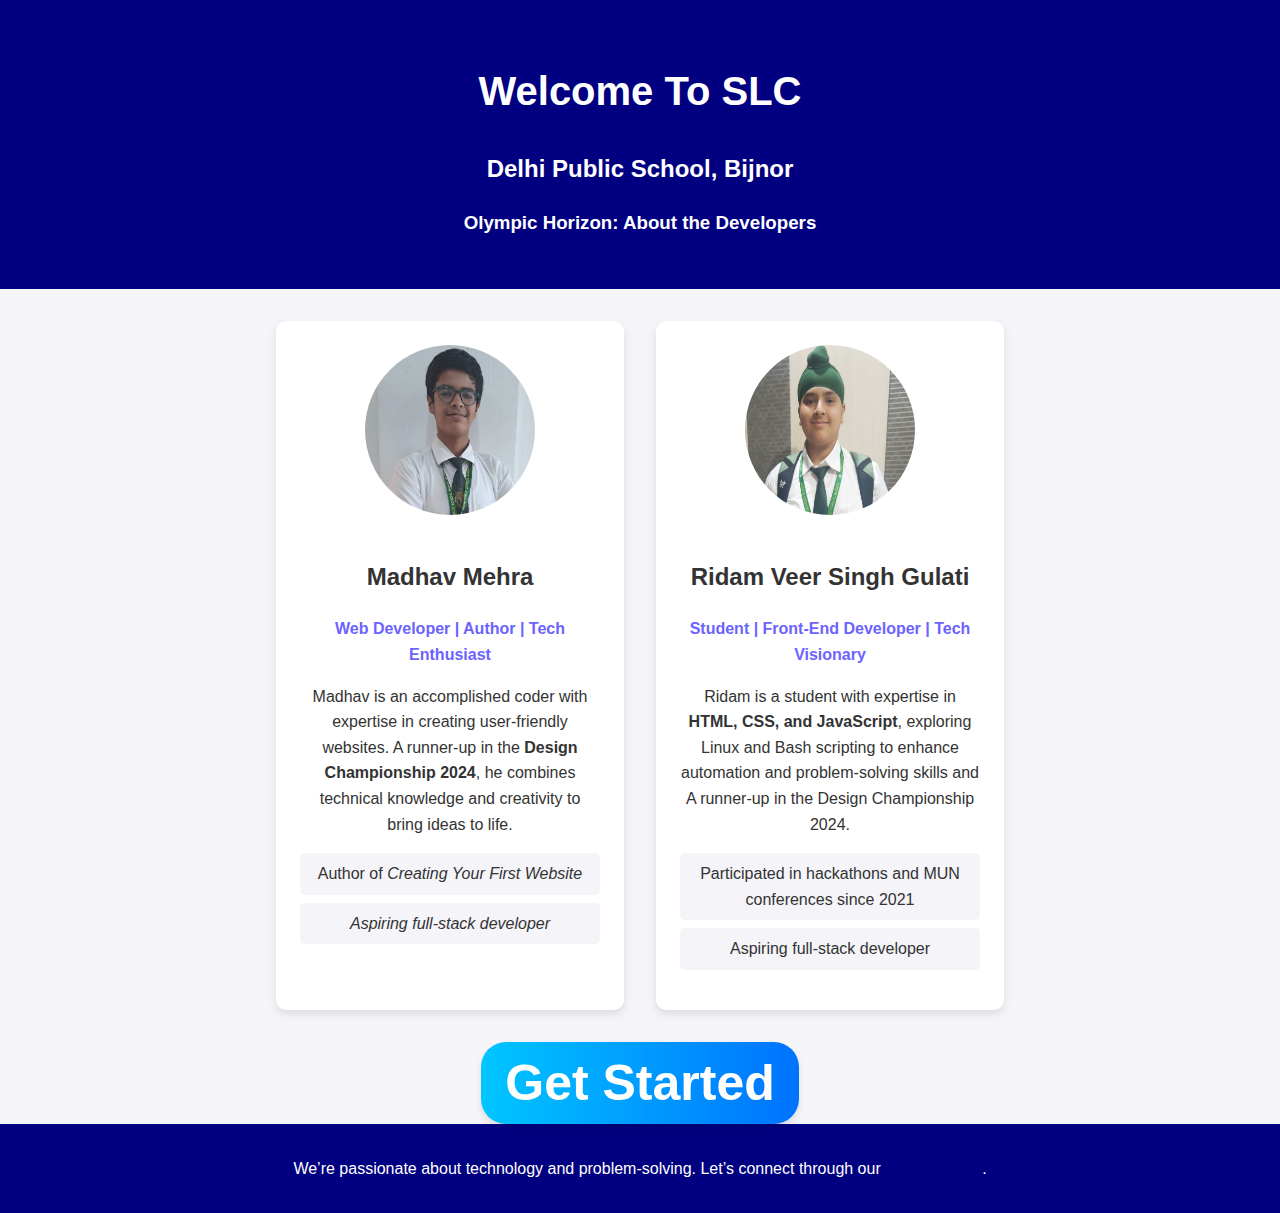
<file: index.html>
<!DOCTYPE html>
<html lang="en">
<head>
    <meta charset="UTF-8">
    <meta name="viewport" content="width=device-width, initial-scale=1.0">
    <title>About the Developers</title>
    <link rel="stylesheet" href="about.css">
</head>
<body>
    <header class="header">
        
        <h1>Welcome To SLC</h1>
        <h2>Delhi Public School, Bijnor</h2>
        <h3>Olympic Horizon: About the Developers</h3>
    </header>
    <main class="about-container">
        <!-- Developer 1 -->
        <section class="developer">
            <img src="madhav.png" alt="Madhav Mehra" class="developer-img">
            <h2>Madhav Mehra</h2>
            <p class="title">Web Developer | Author | Tech Enthusiast</p>
            <p>Madhav is an accomplished coder with expertise in creating user-friendly websites. A runner-up in the <strong>Design Championship 2024</strong>, he combines technical knowledge and creativity to bring ideas to life.</p>
            <ul class="highlights">
                <li>Author of <em>Creating Your First Website</em></li>
                <li><em>Aspiring full-stack developer</em></li>
            </ul>
        </section>

        <!-- Developer 2 -->
        <section class="developer">
            <img src="rvs.png" alt="Ridam" class="developer-img">
            <h2>Ridam Veer Singh Gulati </h2>
            <p class="title">Student | Front-End Developer | Tech Visionary</p>
            <p>Ridam is a student with expertise in <strong>HTML, CSS, and JavaScript</strong>, exploring Linux and Bash scripting to enhance automation and problem-solving skills and A runner-up in the Design Championship 2024.</p>
            <ul class="highlights">
                <li>Participated in hackathons and MUN conferences since 2021</li>
                <li>Aspiring full-stack developer</li>
            </ul>
        </section>
    
    </section>


    </main>

    <div class="container">
        <button class="get-started-btn" onclick="goToYouTube()">Get Started</button>
      </div>
    
      <script>
        function goToYouTube() {
          window.location.href = "https://developermadhav069.github.io/Olympic-Horizon/index.html";
        }
      </script>

    <footer class="footer">
        <p>We’re passionate about technology and problem-solving. Let’s connect through our <a href="contact.html">Contact Page</a>.</p>
    </footer>

    <script src="script.js"></script>
</body>
</html>
</file>
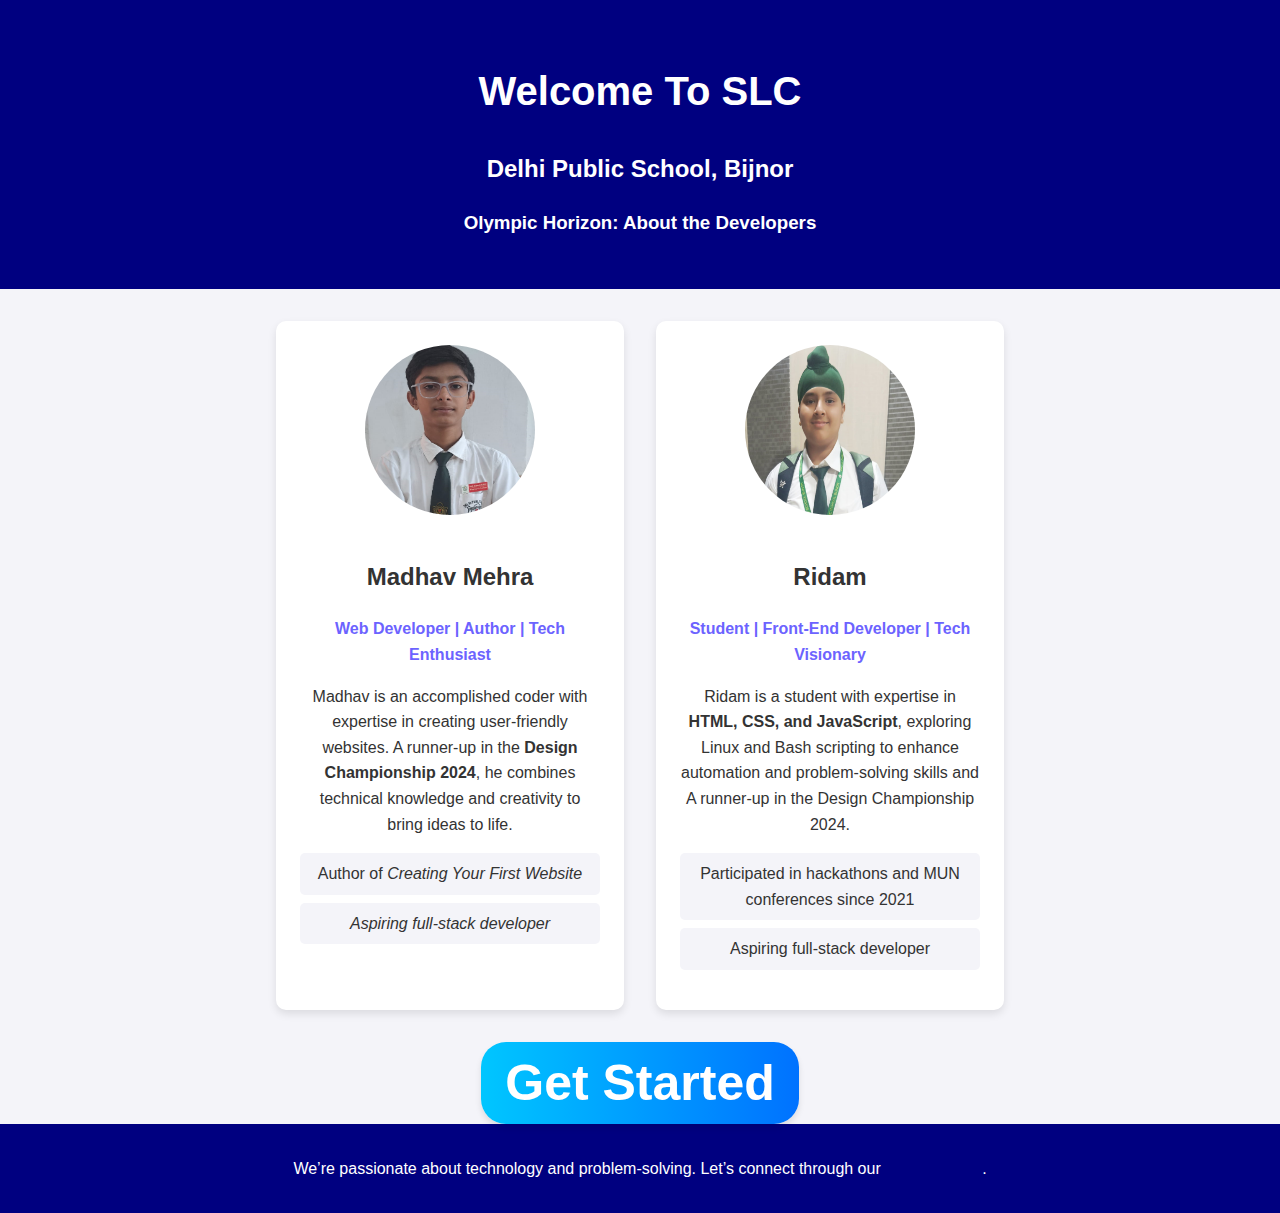
<file: aboutus.html>
<!DOCTYPE html>
<html lang="en">
<head>
    <meta charset="UTF-8">
    <meta name="viewport" content="width=device-width, initial-scale=1.0">
    <title>About the Developers</title>
    <link rel="stylesheet" href="about.css">
</head>
<body>
    <header class="header">
        
        <h1>Welcome To SLC</h1>
        <h2>Delhi Public School, Bijnor</h2>
        <h3>Olympic Horizon: About the Developers</h3>
    </header>
    <main class="about-container">
        <!-- Developer 1 -->
        <section class="developer">
            <img src="image.png" alt="Madhav Mehra" class="developer-img">
            <h2>Madhav Mehra</h2>
            <p class="title">Web Developer | Author | Tech Enthusiast</p>
            <p>Madhav is an accomplished coder with expertise in creating user-friendly websites. A runner-up in the <strong>Design Championship 2024</strong>, he combines technical knowledge and creativity to bring ideas to life.</p>
            <ul class="highlights">
                <li>Author of <em>Creating Your First Website</em></li>
                <li><em>Aspiring full-stack developer</em></li>
            </ul>
        </section>

        <!-- Developer 2 -->
        <section class="developer">
            <img src="rvs.png" alt="Ridam" class="developer-img">
            <h2>Ridam</h2>
            <p class="title">Student | Front-End Developer | Tech Visionary</p>
            <p>Ridam is a student with expertise in <strong>HTML, CSS, and JavaScript</strong>, exploring Linux and Bash scripting to enhance automation and problem-solving skills and A runner-up in the Design Championship 2024.</p>
            <ul class="highlights">
                <li>Participated in hackathons and MUN conferences since 2021</li>
                <li>Aspiring full-stack developer</li>
            </ul>
        </section>
    </main>

    <div class="container">
        <button class="get-started-btn" onclick="goToYouTube()">Get Started</button>
      </div>
    
      <script>
        function goToYouTube() {
          window.location.href = "https://developermadhav069.github.io/Olympic-Horizon/index.html";
        }
      </script>

    <footer class="footer">
        <p>We’re passionate about technology and problem-solving. Let’s connect through our <a href="contact.html">Contact Page</a>.</p>
    </footer>

    <script src="script.js"></script>
</body>
</html>
</file>
<file: about.css>
/* Global Styles */
body {
    font-family: Arial, sans-serif;
    line-height: 1.6;
    margin: 0;
    padding: 0;
    background-color: #f4f4f9;
    color: #333;
}

/* Header */
.header {
    text-align: center;
    padding: 2rem 1rem;
    background: navy;
    color: white;
}

.header h1 {
    font-size: 2.5rem;
}

.header p {
    font-size: 1.2rem;
    margin-top: 0.5rem;
}

/* About Container */
.about-container {
    display: flex;
    flex-wrap: wrap;
    justify-content: center;
    gap: 2rem;
    padding: 2rem;
}

/* Developer Section */
.developer {
    background: white;
    border-radius: 10px;
    padding: 1.5rem;
    width: 300px;
    box-shadow: 0 4px 8px rgba(0, 0, 0, 0.1);
    text-align: center;
}

.developer-img {
    width: 170px;
    height: 170px;
    border-radius: 50%;
    margin-bottom: 1rem;
}

.developer h2 {
    font-size: 1.5rem;
    color: #333;
}

.developer .title {
    font-size: 1rem;
    color: #6c63ff;
    font-weight: bold;
}

.developer p {
    margin: 1rem 0;
}

.highlights {
    list-style: none;
    padding: 0;
}

.highlights li {
    background: #f4f4f9;
    margin: 0.5rem 0;
    padding: 0.5rem;
    border-radius: 5px;
}

/* Footer */
.footer {
    text-align: center;
    padding: 1rem;
    background: navy;
    color: white;
}

.footer a {
    color: navy;
    text-decoration: none;
}

.container {
    text-align: center;
  }
  
  .get-started-btn {
    background: linear-gradient(90deg, #00c6ff, #0072ff);
    color: #fff;
    border: none;
    border-radius: 25px;
    padding: 12px 24px;
    font-size: 50px;
    font-weight: bold;
    cursor: pointer;
    box-shadow: 0 4px 6px rgba(0, 0, 0, 0.1);
    transition: all 0.3s ease;
  }
  
  .get-started-btn:hover {
    background: linear-gradient(90deg, #0072ff, #00c6ff);
    box-shadow: 0 6px 12px rgba(0, 0, 0, 0.2);
    transform: translateY(-2px);
  }
  
  .get-started-btn:active {
    transform: translateY(1px);
    box-shadow: 0 3px 6px rgba(0, 0, 0, 0.15);
  }
</file>
